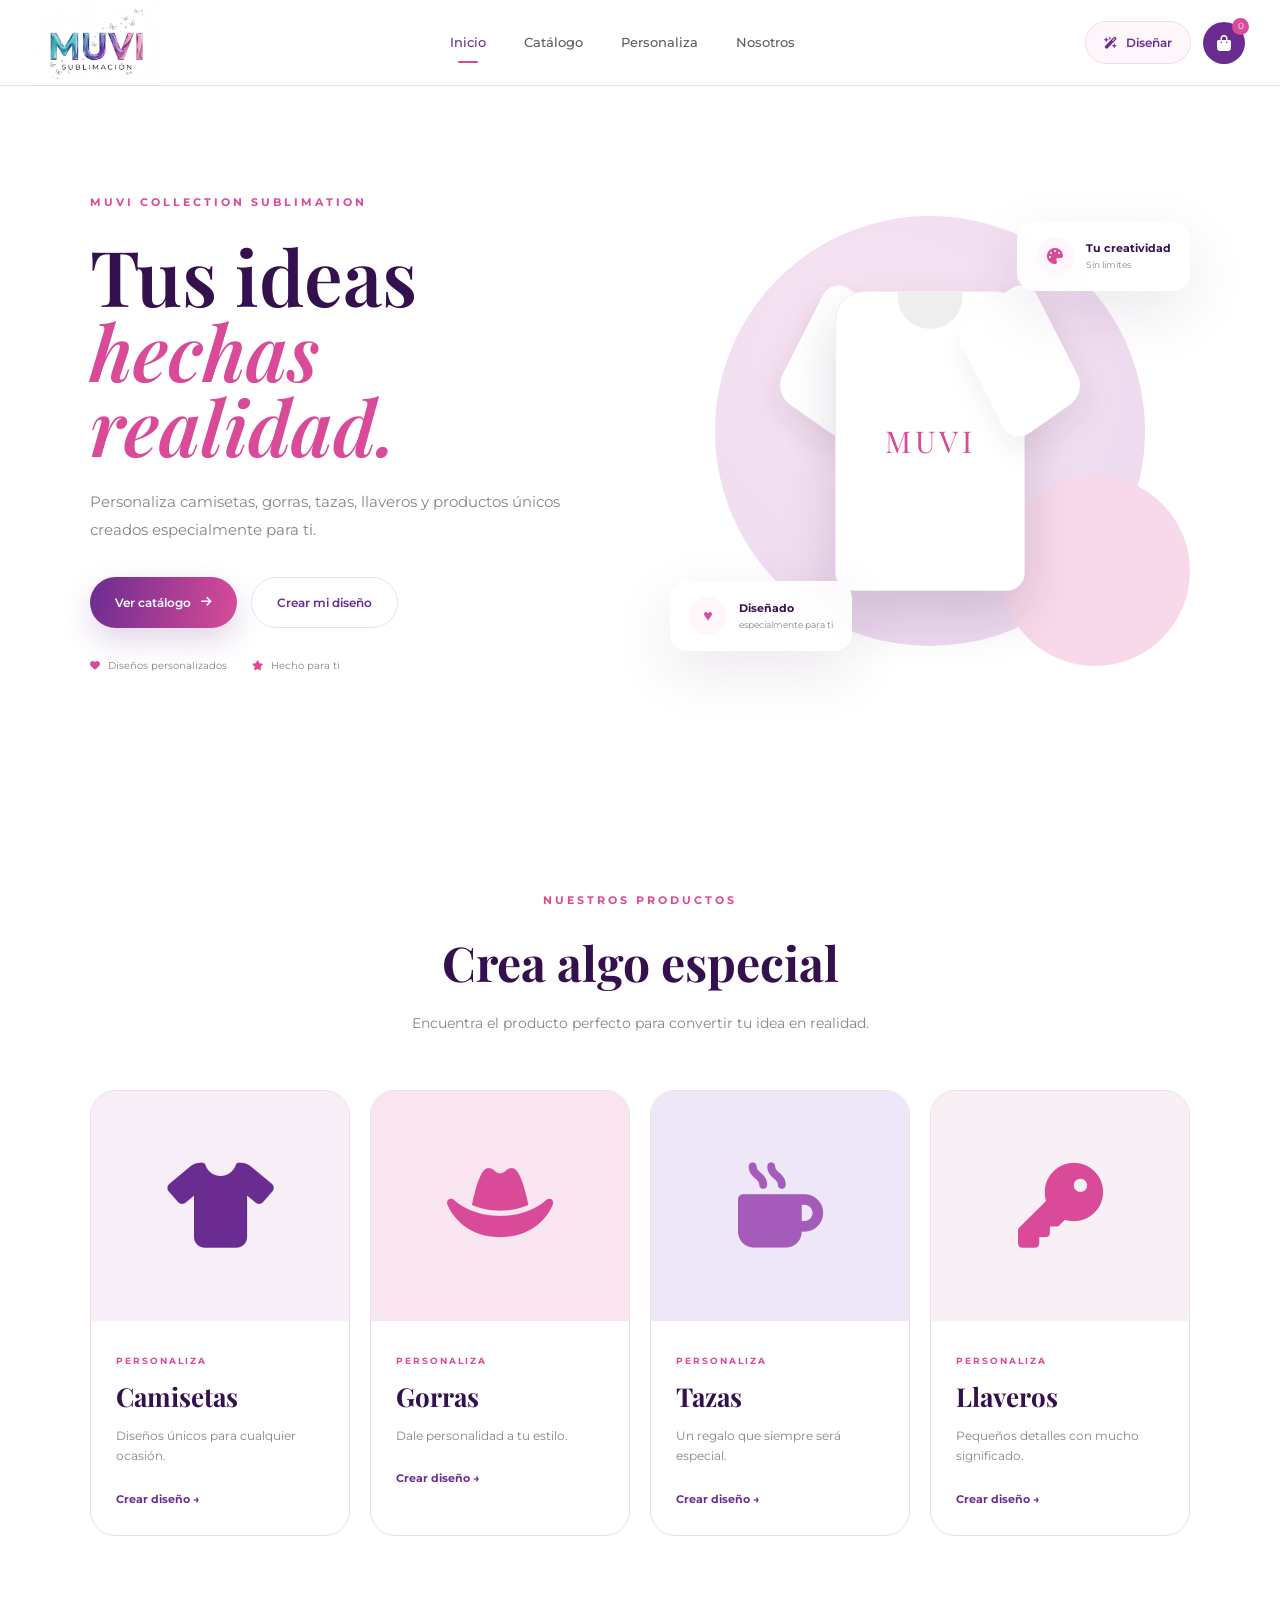
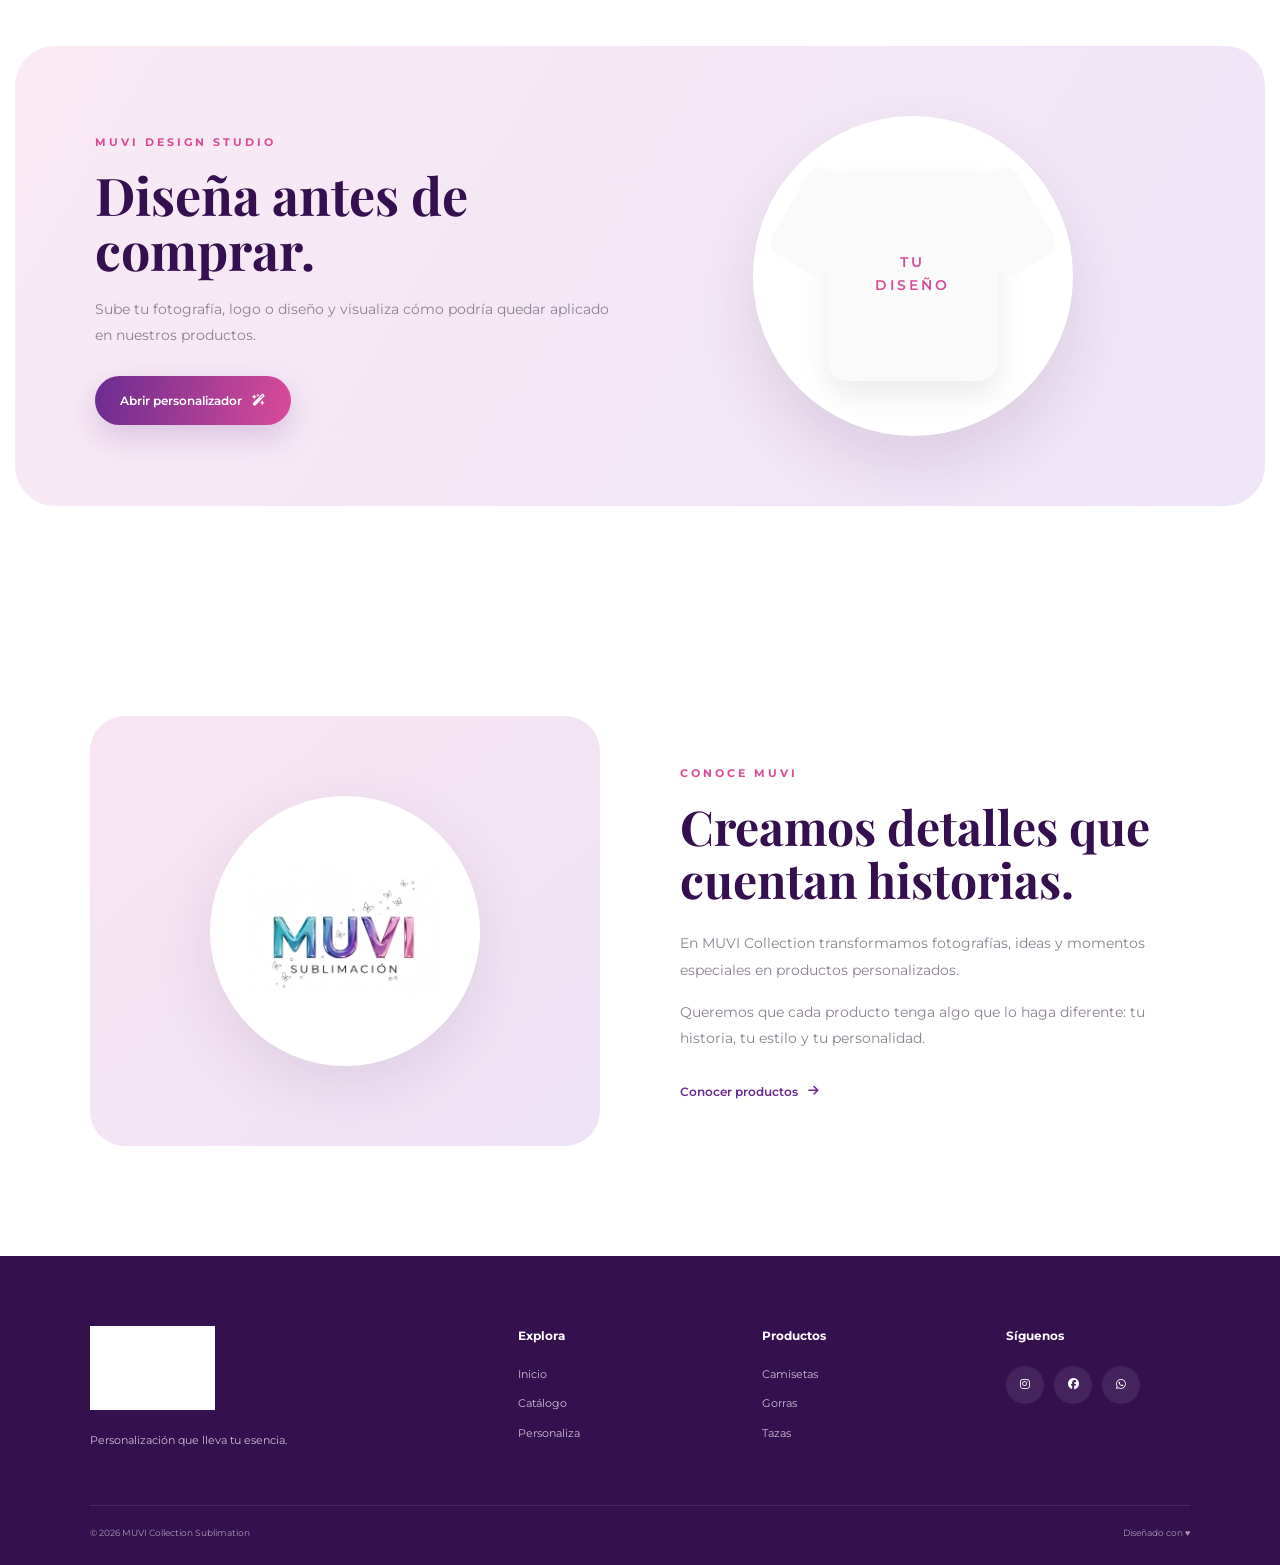
<file: index.html>
<!DOCTYPE html>
<html lang="es">

<head>
    <meta charset="UTF-8">
    <meta name="viewport" content="width=device-width, initial-scale=1.0">

    <title>MUVI Collection | Sublimación</title>

    <link rel="stylesheet" href="css/styles.css">

    <link rel="preconnect" href="https://fonts.googleapis.com">
    <link rel="preconnect" href="https://fonts.gstatic.com" crossorigin>

    <link href="https://fonts.googleapis.com/css2?family=Montserrat:wght@300;400;500;600;700&family=Playfair+Display:wght@500;600;700&display=swap"
        rel="stylesheet">

    <link rel="stylesheet"
        href="https://cdnjs.cloudflare.com/ajax/libs/font-awesome/6.5.2/css/all.min.css">
</head>

<body>

    <!-- ================= HEADER ================= -->

    <header class="header">

        <div class="header-inner">

            <a href="index.html" class="brand">

                <img src="assets/logo.jpeg" alt="MUVI Collection">

            </a>

            <nav class="navigation">

                <a href="index.html" class="active">
                    Inicio
                </a>

                <a href="catalogo.html">
                    Catálogo
                </a>

                <a href="personalizador.html">
                    Personaliza
                </a>

                <a href="#nosotros">
                    Nosotros
                </a>

            </nav>

            <div class="header-actions">

                <a href="personalizador.html" class="design-button">

                    <i class="fa-solid fa-wand-magic-sparkles"></i>

                    Diseñar

                </a>

                <a href="carrito.html" class="cart-button">

                    <i class="fa-solid fa-bag-shopping"></i>

                    <span id="cartCount">0</span>

                </a>

            </div>

        </div>

    </header>


    <!-- ================= HERO ================= -->

    <main>

        <section class="hero">

            <div class="hero-content">

                <span class="eyebrow">
                    MUVI COLLECTION SUBLIMATION
                </span>

                <h1>
                    Tus ideas
                    <span>hechas realidad.</span>
                </h1>

                <p>
                    Personaliza camisetas, gorras, tazas,
                    llaveros y productos únicos creados
                    especialmente para ti.
                </p>

                <div class="hero-buttons">

                    <a href="catalogo.html" class="btn btn-primary">
                        Ver catálogo
                        <i class="fa-solid fa-arrow-right"></i>
                    </a>

                    <a href="personalizador.html" class="btn btn-secondary">
                        Crear mi diseño
                    </a>

                </div>

                <div class="hero-info">

                    <div>
                        <i class="fa-solid fa-heart"></i>
                        Diseños personalizados
                    </div>

                    <div>
                        <i class="fa-solid fa-star"></i>
                        Hecho para ti
                    </div>

                </div>

            </div>


            <!-- VISUAL -->

            <div class="hero-visual">

                <div class="decor decor-1"></div>

                <div class="decor decor-2"></div>

                <div class="floating-card card-top">

                    <i class="fa-solid fa-palette"></i>

                    <div>
                        <strong>
                            Tu creatividad
                        </strong>

                        <small>
                            Sin límites
                        </small>
                    </div>

                </div>


                <div class="product-showcase">

                    <div class="shirt">

                        <div class="shirt-sleeve left"></div>

                        <div class="shirt-body">

                            <div class="shirt-design">
                                MUVI
                            </div>

                        </div>

                        <div class="shirt-sleeve right"></div>

                    </div>

                </div>


                <div class="floating-card card-bottom">

                    <div class="mini-heart">
                        ♥
                    </div>

                    <div>
                        <strong>
                            Diseñado
                        </strong>

                        <small>
                            especialmente para ti
                        </small>
                    </div>

                </div>

            </div>

        </section>


        <!-- ================= CATEGORÍAS ================= -->

        <section class="categories section">

            <div class="section-heading">

                <span class="eyebrow">
                    NUESTROS PRODUCTOS
                </span>

                <h2>
                    Crea algo especial
                </h2>

                <p>
                    Encuentra el producto perfecto para
                    convertir tu idea en realidad.
                </p>

            </div>


            <div class="category-grid">


                <a href="personalizador.html?producto=camiseta"
                    class="category-card">

                    <div class="category-image category-shirt">

                        <i class="fa-solid fa-shirt"></i>

                    </div>

                    <div class="category-content">

                        <span>
                            PERSONALIZA
                        </span>

                        <h3>
                            Camisetas
                        </h3>

                        <p>
                            Diseños únicos para cualquier ocasión.
                        </p>

                        <strong>
                            Crear diseño →
                        </strong>

                    </div>

                </a>


                <a href="personalizador.html?producto=gorra"
                    class="category-card">

                    <div class="category-image category-cap">

                        <i class="fa-solid fa-hat-cowboy"></i>

                    </div>

                    <div class="category-content">

                        <span>
                            PERSONALIZA
                        </span>

                        <h3>
                            Gorras
                        </h3>

                        <p>
                            Dale personalidad a tu estilo.
                        </p>

                        <strong>
                            Crear diseño →
                        </strong>

                    </div>

                </a>


                <a href="personalizador.html?producto=taza"
                    class="category-card">

                    <div class="category-image category-mug">

                        <i class="fa-solid fa-mug-hot"></i>

                    </div>

                    <div class="category-content">

                        <span>
                            PERSONALIZA
                        </span>

                        <h3>
                            Tazas
                        </h3>

                        <p>
                            Un regalo que siempre será especial.
                        </p>

                        <strong>
                            Crear diseño →
                        </strong>

                    </div>

                </a>


                <a href="personalizador.html?producto=llavero"
                    class="category-card">

                    <div class="category-image category-key">

                        <i class="fa-solid fa-key"></i>

                    </div>

                    <div class="category-content">

                        <span>
                            PERSONALIZA
                        </span>

                        <h3>
                            Llaveros
                        </h3>

                        <p>
                            Pequeños detalles con mucho significado.
                        </p>

                        <strong>
                            Crear diseño →
                        </strong>

                    </div>

                </a>

            </div>

        </section>


        <!-- ================= PERSONALIZADOR ================= -->

        <section class="custom-section">

            <div class="custom-text">

                <span class="eyebrow">
                    MUVI DESIGN STUDIO
                </span>

                <h2>
                    Diseña antes
                    de comprar.
                </h2>

                <p>
                    Sube tu fotografía, logo o diseño y
                    visualiza cómo podría quedar aplicado
                    en nuestros productos.
                </p>

                <a href="personalizador.html"
                    class="btn btn-primary">

                    Abrir personalizador

                    <i class="fa-solid fa-wand-magic-sparkles"></i>

                </a>

            </div>


            <div class="custom-art">

                <div class="art-circle">

                    <div class="art-shirt">

                        <div class="art-print">
                            TU
                            <br>
                            DISEÑO
                        </div>

                    </div>

                </div>

            </div>

        </section>


        <!-- ================= NOSOTROS ================= -->

        <section class="about section" id="nosotros">

            <div class="about-image">

                <div class="about-logo">

                    <img src="assets//logo.jpeg"
                        alt="MUVI Collection">

                </div>

            </div>


            <div class="about-text">

                <span class="eyebrow">
                    CONOCE MUVI
                </span>

                <h2>
                    Creamos detalles
                    que cuentan historias.
                </h2>

                <p>
                    En MUVI Collection transformamos
                    fotografías, ideas y momentos especiales
                    en productos personalizados.
                </p>

                <p>
                    Queremos que cada producto tenga algo
                    que lo haga diferente: tu historia,
                    tu estilo y tu personalidad.
                </p>

                <a href="catalogo.html"
                    class="text-link">

                    Conocer productos
                    <i class="fa-solid fa-arrow-right"></i>

                </a>

            </div>

        </section>

    </main>


    <!-- ================= FOOTER ================= -->

    <footer class="footer">

        <div class="footer-inner">

            <div class="footer-brand">

                <img src="assets/logo.jpeg"
                    alt="MUVI Collection">

                <p>
                    Personalización que lleva tu esencia.
                </p>

            </div>


            <div class="footer-column">

                <h4>
                    Explora
                </h4>

                <a href="index.html">
                    Inicio
                </a>

                <a href="catalogo.html">
                    Catálogo
                </a>

                <a href="personalizador.html">
                    Personaliza
                </a>

            </div>


            <div class="footer-column">

                <h4>
                    Productos
                </h4>

                <a href="personalizador.html?producto=camiseta">
                    Camisetas
                </a>

                <a href="personalizador.html?producto=gorra">
                    Gorras
                </a>

                <a href="personalizador.html?producto=taza">
                    Tazas
                </a>

            </div>


            <div class="footer-column">

                <h4>
                    Síguenos
                </h4>

                <div class="socials">

                    <a href="#">
                        <i class="fa-brands fa-instagram"></i>
                    </a>

                    <a href="#">
                        <i class="fa-brands fa-facebook"></i>
                    </a>

                    <a href="#">
                        <i class="fa-brands fa-whatsapp"></i>
                    </a>

                </div>

            </div>

        </div>


        <div class="footer-bottom">

            <span>
                © 2026 MUVI Collection Sublimation
            </span>

            <span>
                Diseñado con ♥
            </span>

        </div>

    </footer>


    <script src="js/app.js"></script>

</body>

</html>
</file>
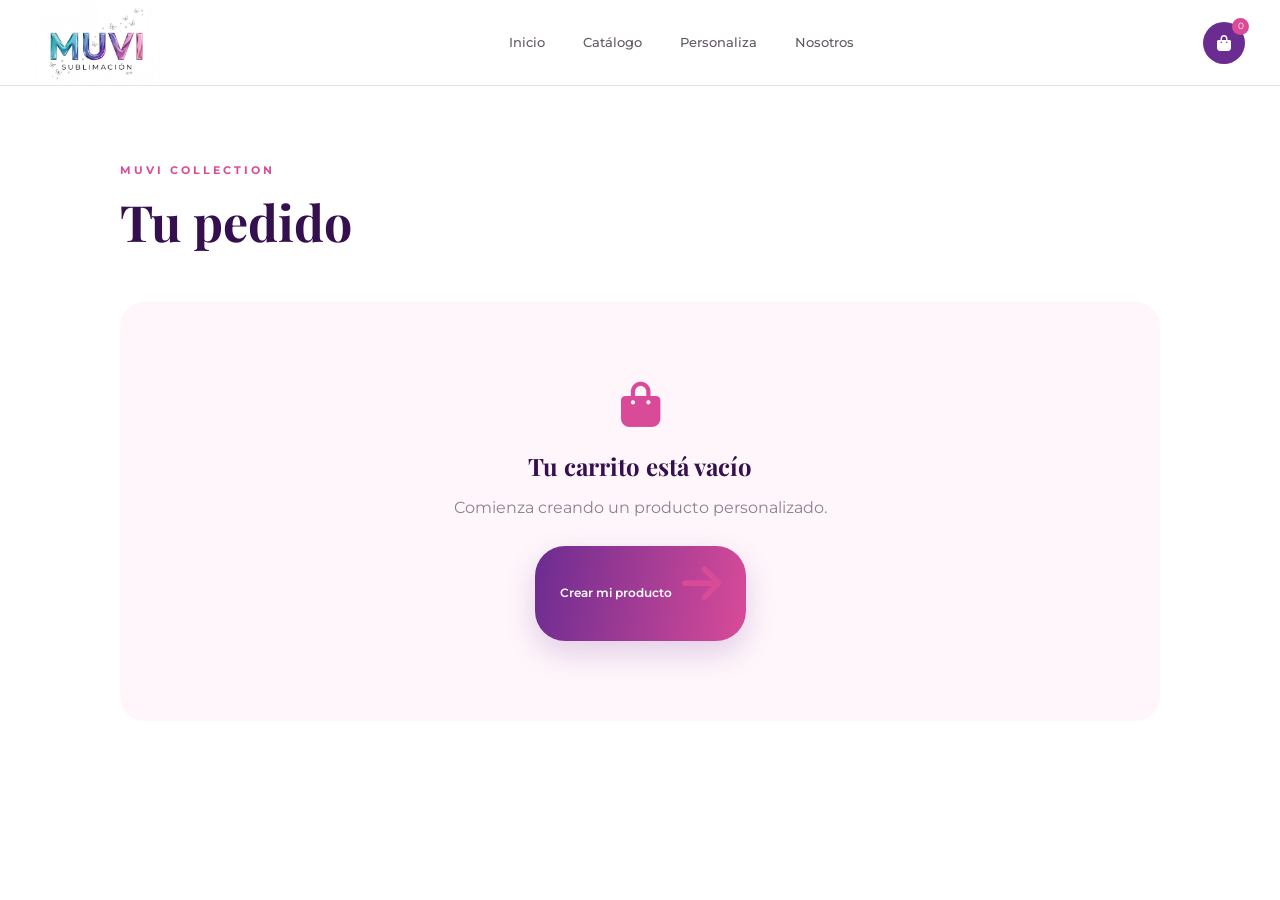
<file: carrito.html>
<!DOCTYPE html>
<html lang="es">
<head>
<meta charset="UTF-8">
<meta name="viewport" content="width=device-width, initial-scale=1.0">
<title>Carrito | MUVI Collection</title>
<link rel="stylesheet" href="css/styles.css">
<link rel="stylesheet" href="css/carrito.css">
<link href="https://fonts.googleapis.com/css2?family=Montserrat:wght@300;400;500;600;700&family=Playfair+Display:wght@500;600;700&display=swap" rel="stylesheet">
<link rel="stylesheet" href="https://cdnjs.cloudflare.com/ajax/libs/font-awesome/6.5.2/css/all.min.css">
</head>
<body>
<header class="header">
  <div class="header-inner">
    <a href="index.html" class="brand"><img src="assets/logo.jpeg" alt="MUVI Collection"></a>
    <nav class="navigation">
      <a href="index.html">Inicio</a>
      <a href="catalogo.html">Catálogo</a>
      <a href="personalizador.html">Personaliza</a>
      <a href="index.html#nosotros">Nosotros</a>
    </nav>
    <div class="header-actions">
      <a href="carrito.html" class="cart-button"><i class="fa-solid fa-bag-shopping"></i><span id="cartCount">0</span></a>
    </div>
  </div>
</header>

<main class="cart-page">
  <span class="eyebrow">MUVI COLLECTION</span>
  <h1>Tu pedido</h1>

  <div id="cartLayout" class="cart-layout">
    <div id="items"></div>
    <aside class="summary" id="summary">
      <h3>Resumen</h3>
      <div class="sum-row"><span>Productos</span><strong id="sumCount">0</strong></div>
      <div class="sum-row total"><span>Total estimado</span><strong id="sumTotal">$0</strong></div>
      <label class="notes">Nota para MUVI (talla, cantidad, fecha)
        <textarea id="notes" rows="3" placeholder="Ej: 2 camisetas talla M, para el 25 de diciembre"></textarea>
      </label>
      <button id="sendWa" class="btn btn-primary"><i class="fa-brands fa-whatsapp"></i> Enviar pedido por WhatsApp</button>
      <small>Confirmamos precio final y revisamos tu diseño antes de sublimar.</small>
    </aside>
  </div>

  <div id="emptyCart" class="empty-cart" style="display:none">
    <i class="fa-solid fa-bag-shopping"></i>
    <h2>Tu carrito está vacío</h2>
    <p>Comienza creando un producto personalizado.</p>
    <a href="personalizador.html" class="btn btn-primary">Crear mi producto <i class="fa-solid fa-arrow-right"></i></a>
  </div>
</main>

<script src="js/app.js"></script>
<script src="js/carrito.js"></script>
</body>
</html>
</file>
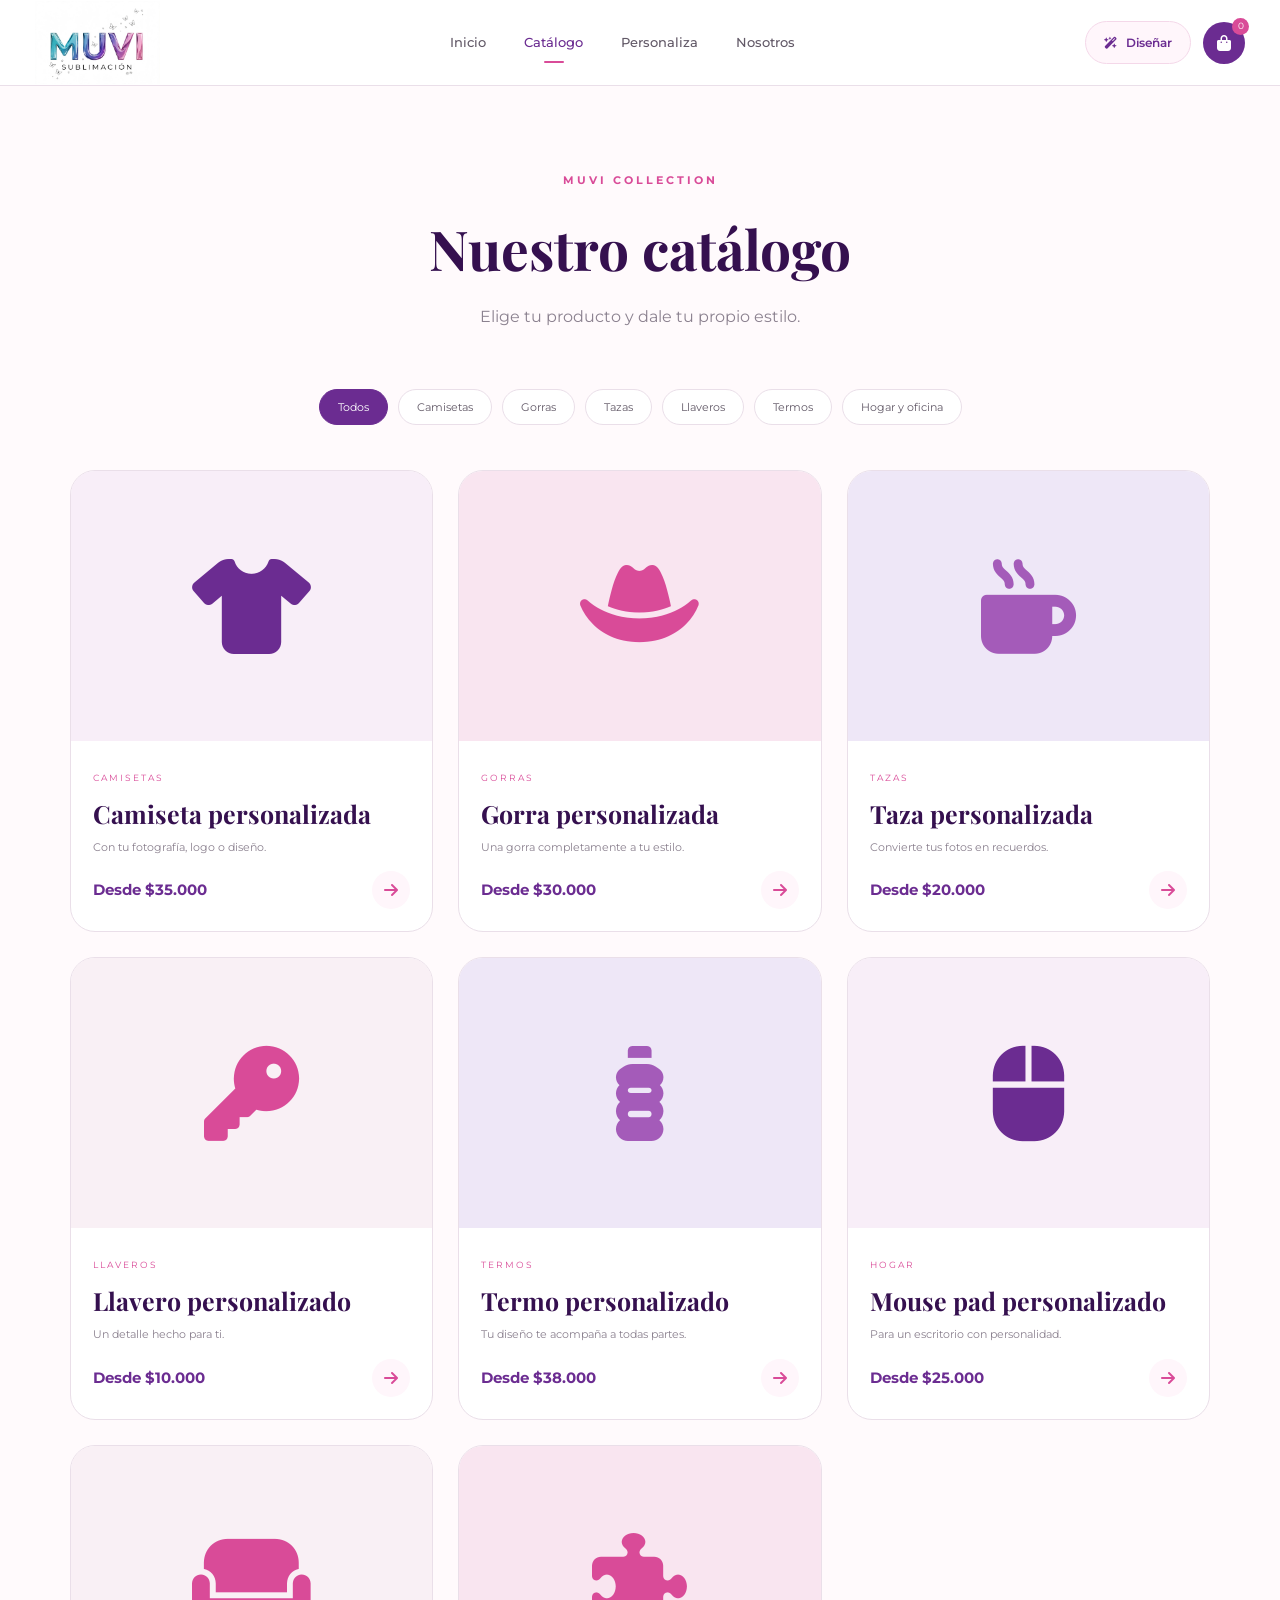
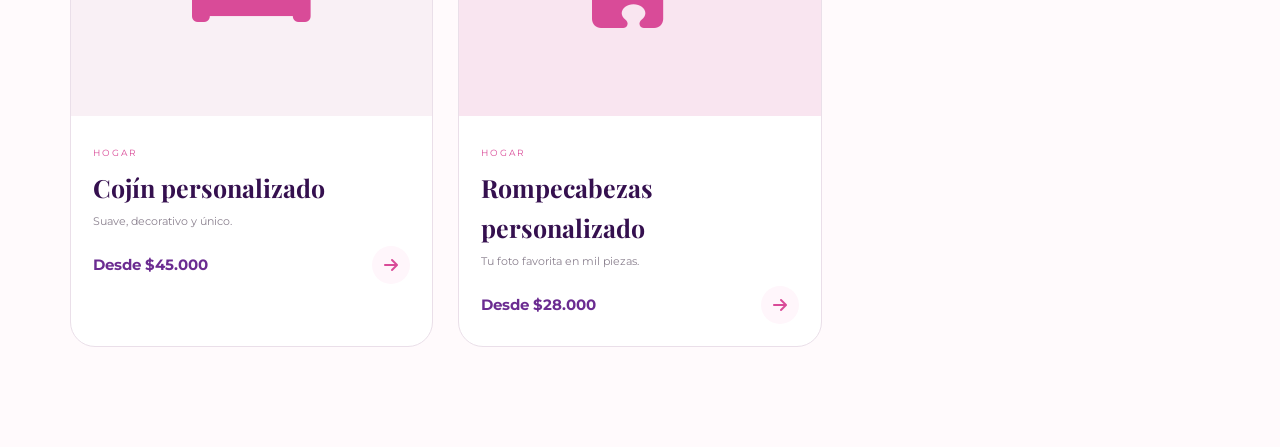
<file: catalogo.html>
<!DOCTYPE html>
<html lang="es">

<head>

    <meta charset="UTF-8">

    <meta name="viewport"
        content="width=device-width, initial-scale=1.0">

    <title>Catálogo | MUVI Collection</title>

    <link rel="stylesheet"
        href="css/styles.css">

    <link rel="preconnect"
        href="https://fonts.googleapis.com">

    <link rel="preconnect"
        href="https://fonts.gstatic.com"
        crossorigin>

    <link href="https://fonts.googleapis.com/css2?family=Montserrat:wght@300;400;500;600;700&family=Playfair+Display:wght@500;600;700&display=swap"
        rel="stylesheet">

    <link rel="stylesheet"
        href="https://cdnjs.cloudflare.com/ajax/libs/font-awesome/6.5.2/css/all.min.css">

</head>


<body class="catalog-page">


<header class="header">

    <div class="header-inner">

        <a href="index.html" class="brand">

            <img src="assets/logo.jpeg">

        </a>


        <nav class="navigation">

            <a href="index.html">
                Inicio
            </a>

            <a href="catalogo.html"
                class="active">

                Catálogo

            </a>

            <a href="personalizador.html">

                Personaliza

            </a>

            <a href="index.html#nosotros">

                Nosotros

            </a>

        </nav>


        <div class="header-actions">

            <a href="personalizador.html"
                class="design-button">

                <i class="fa-solid fa-wand-magic-sparkles"></i>

                Diseñar

            </a>


            <a href="carrito.html"
                class="cart-button">

                <i class="fa-solid fa-bag-shopping"></i>

                <span id="cartCount">
                    0
                </span>

            </a>

        </div>

    </div>

</header>


<main>


<section class="catalog-hero">

    <span class="eyebrow">
        MUVI COLLECTION
    </span>

    <h1>
        Nuestro catálogo
    </h1>

    <p>
        Elige tu producto y dale tu propio estilo.
    </p>

</section>


<div class="filters"><button class="filter-btn active" data-filter="todos">Todos</button><button class="filter-btn" data-filter="camisetas">Camisetas</button><button class="filter-btn" data-filter="gorras">Gorras</button><button class="filter-btn" data-filter="tazas">Tazas</button><button class="filter-btn" data-filter="llaveros">Llaveros</button><button class="filter-btn" data-filter="termos">Termos</button><button class="filter-btn" data-filter="hogar">Hogar y oficina</button></div>


<section class="product-grid" id="productGrid"></section>


</main>


<script src="js/app.js"></script>

<script src="js/catalogo.js"></script>


</body>

</html>
</file>
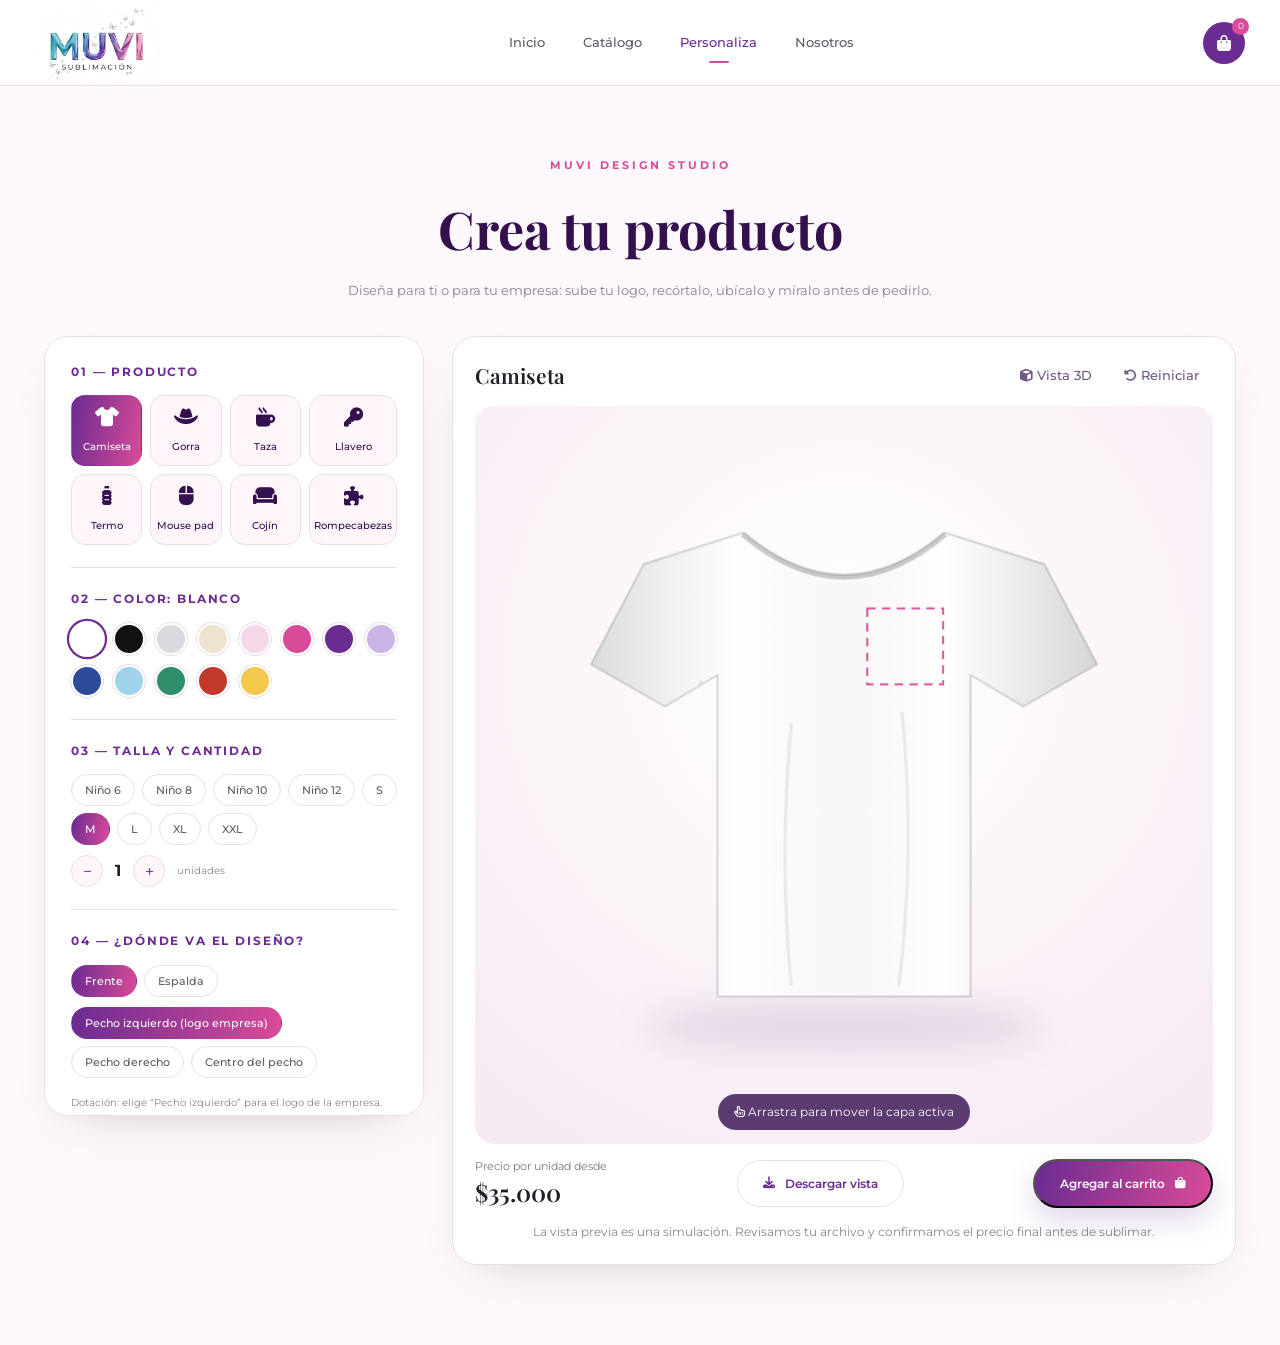
<file: personalizador.html>
<!DOCTYPE html>
<html lang="es">
<head>
<meta charset="UTF-8">
<meta name="viewport" content="width=device-width, initial-scale=1.0">
<title>Personalizador | MUVI Collection</title>
<link rel="stylesheet" href="css/styles.css">
<link rel="stylesheet" href="css/personalizador.css">
<link rel="preconnect" href="https://fonts.googleapis.com">
<link rel="preconnect" href="https://fonts.gstatic.com" crossorigin>
<link href="https://fonts.googleapis.com/css2?family=Montserrat:wght@300;400;500;600;700&family=Playfair+Display:wght@500;600;700&family=Pacifico&family=Bebas+Neue&family=Dancing+Script:wght@600&display=swap" rel="stylesheet">
<link rel="stylesheet" href="https://cdnjs.cloudflare.com/ajax/libs/font-awesome/6.5.2/css/all.min.css">
</head>
<body class="designer-page">
<header class="header"><div class="header-inner">
  <a href="index.html" class="brand"><img src="assets/logo.jpeg" alt="MUVI Collection"></a>
  <nav class="navigation"><a href="index.html">Inicio</a><a href="catalogo.html">Catálogo</a><a href="personalizador.html" class="active">Personaliza</a><a href="index.html#nosotros">Nosotros</a></nav>
  <div class="header-actions"><a href="carrito.html" class="cart-button"><i class="fa-solid fa-bag-shopping"></i><span id="cartCount">0</span></a></div>
</div></header>

<main>
<section class="designer-title">
  <span class="eyebrow">MUVI DESIGN STUDIO</span>
  <h1>Crea tu producto</h1>
  <p>Diseña para ti o para tu empresa: sube tu logo, recórtalo, ubícalo y míralo antes de pedirlo.</p>
</section>

<section class="studio">
<aside class="studio-panel">
  <div class="step"><h3>01 — Producto</h3><div class="product-options" id="productOptions"></div></div>

  <div class="step"><h3>02 — Color: <b id="colorName"></b></h3>
    <div class="swatches" id="swatches"></div>
    <p class="warn" id="warn"><i class="fa-solid fa-circle-info"></i> En colores oscuros la sublimación pierde intensidad. Escríbenos y te sugerimos la mejor técnica.</p></div>

  <div class="step"><h3>03 — Talla y cantidad</h3>
    <div class="chips" id="tallas"></div>
    <div class="qty-row"><button id="qMinus">−</button><b id="qty">1</b><button id="qPlus">+</button><small>unidades</small></div></div>

  <div class="step"><h3>04 — ¿Dónde va el diseño?</h3>
    <div class="chips" id="viewRow" style="display:none"><button class="chip" data-v="f">Frente</button><button class="chip" data-v="b">Espalda</button></div>
    <div class="chips" id="zones"></div>
    <small class="tip">Dotación: elige “Pecho izquierdo” para el logo de la empresa.</small></div>

  <div class="step"><h3>05 — Sube tu logo o diseño</h3>
    <label class="upload" id="dropzone"><input type="file" id="imageUpload" accept="image/png,image/jpeg,image/webp" multiple>
      <i class="fa-solid fa-cloud-arrow-up"></i><strong>Selecciona o arrastra imágenes</strong><small>PNG sin fondo es lo ideal · JPG · WEBP</small></label>
    <div class="txt-row"><input id="txtIn" placeholder="Escribe un texto o nombre" maxlength="40">
      <select id="txtFont"><option>Montserrat</option><option>Playfair Display</option><option>Pacifico</option><option>Bebas Neue</option><option>Dancing Script</option></select>
      <input type="color" id="txtCol" value="#6b2c91"><button id="addTxt" class="chip">+ Texto</button></div></div>

  <div class="step"><h3>06 — Capas y ajustes</h3>
    <div class="chips" id="layers"></div>
    <div id="adjust" class="off">
      <div class="range-group"><label>Tamaño <span id="scaleValue">100%</span></label><input type="range" id="scale" min="5" max="300" value="100"></div>
      <div class="range-group"><label>Rotación <span id="rotationValue">0°</span></label><input type="range" id="rotation" min="-180" max="180" value="0"></div>
      <div id="cropBox"><h4>Recortar imagen</h4>
        <div class="crop-grid">
          <label>Izquierda<input type="range" id="cl" min="0" max="80" value="0"></label>
          <label>Derecha<input type="range" id="cr" min="0" max="80" value="0"></label>
          <label>Arriba<input type="range" id="ct" min="0" max="80" value="0"></label>
          <label>Abajo<input type="range" id="cb" min="0" max="80" value="0"></label></div>
        <label class="check"><input type="checkbox" id="roundChk"> Recorte redondo</label></div>
      <div class="tool-row">
        <button id="fitBtn"><i class="fa-solid fa-expand"></i> Ajustar</button>
        <button id="centerBtn"><i class="fa-solid fa-crosshairs"></i> Centrar</button>
        <button id="flipBtn"><i class="fa-solid fa-arrows-left-right"></i> Espejo</button>
        <button id="removeDesign"><i class="fa-solid fa-trash"></i> Quitar capa</button></div>
    </div>
    <div class="range-group" id="wrapRow" style="display:none"><label>Girar la taza <span id="offValue">0°</span></label><input type="range" id="mugAngle" min="-180" max="180" value="0"></div>
  </div>
</aside>

<section class="stage">
  <div class="stage-head"><span id="productName">Camiseta</span>
    <div><button id="view3d" class="reset-button"><i class="fa-solid fa-cube"></i> Vista 3D</button>
    <button id="resetButton" class="reset-button"><i class="fa-solid fa-rotate-left"></i> Reiniciar</button></div></div>
  <div class="canvas-wrap" id="canvasWrap"><canvas id="canvas" width="700" height="700"></canvas>
    <p class="hint" id="hint"><i class="fa-regular fa-hand-pointer"></i> Arrastra para mover la capa activa</p></div>
  <div class="stage-foot">
    <div class="price-box"><small>Precio por unidad desde</small><strong id="price">$35.000</strong></div>
    <button id="downloadBtn" class="btn btn-secondary"><i class="fa-solid fa-download"></i> Descargar vista</button>
    <button id="addCart" class="btn btn-primary">Agregar al carrito <i class="fa-solid fa-bag-shopping"></i></button></div>
  <p class="note">La vista previa es una simulación. Revisamos tu archivo y confirmamos el precio final antes de sublimar.</p>
</section>
</section>
</main>
<div class="modal3d" id="modal3d"><div class="m3-box"><button class="m3-x" id="close3d" aria-label="Cerrar">&times;</button>
  <div class="m3-view" id="m3view"></div>
  <p class="m3-hint"><i class="fa-solid fa-hand"></i> Arrastra para girar · rueda para acercar</p>
  <div class="m3-tools"><button id="m3auto" class="chip">Giro automático</button><button id="m3reset" class="chip">Restablecer</button></div></div></div>
<div class="toast" id="toast"></div>
<script src="js/app.js"></script>
<script src="js/vista3d.js"></script>
<script src="js/personalizador.js"></script>
</body>
</html>
</file>
<file: css/styles.css>
/* =====================================================
   MUVI COLLECTION
   ESTILO ELEGANTE / FEMENINO / PREMIUM
===================================================== */

/* ================= VARIABLES ================= */
:root{
  --purple-dark:#35104f;
  --purple:#6b2c91;
  --purple-light:#a45bb9;
  --pink:#d94b98;
  --pink-light:#f4d8e9;
  --pink-soft:#fff6fb;
  --cream:#fffafc;
  --white:#ffffff;
  --black:#241c27;
  --gray-dark:#625967;
  --gray:#8b818f;
  --border:#eadfe9;
  --shadow:0 20px 60px rgba(65,25,80,.10);
}

/* ================= RESET ================= */
*{margin:0;padding:0;box-sizing:border-box}
html{scroll-behavior:smooth}
body{font-family:'Montserrat',sans-serif;color:var(--black);background:var(--white);line-height:1.6}
a{color:inherit;text-decoration:none}
button,input,select{font-family:inherit}

/* ================= HEADER ================= */
.header{height:86px;background:rgba(255,255,255,.96);border-bottom:1px solid var(--border);position:sticky;top:0;z-index:999}
.header-inner{max-width:1300px;height:100%;margin:auto;padding:0 35px;display:flex;align-items:center;justify-content:space-between}
.brand{width:125px;display:flex;align-items:center}
.brand img{width:100%;height:auto;display:block}
.navigation{display:flex;align-items:center;gap:38px}
.navigation a{font-size:13px;font-weight:500;color:var(--gray-dark);position:relative;padding:10px 0;transition:.25s}
.navigation a:hover,.navigation a.active{color:var(--purple)}
.navigation a.active::after{content:"";position:absolute;bottom:0;left:50%;transform:translateX(-50%);width:20px;height:2px;background:var(--pink);border-radius:10px}
.header-actions{display:flex;align-items:center;gap:12px}
.design-button{padding:11px 18px;border-radius:30px;color:var(--purple);background:var(--pink-soft);border:1px solid var(--pink-light);font-size:12px;font-weight:600;display:flex;gap:8px;align-items:center;transition:.25s}
.design-button:hover{background:var(--purple);color:white}
.cart-button{width:42px;height:42px;border-radius:50%;background:var(--purple);color:white;display:flex;align-items:center;justify-content:center;position:relative}
.cart-button span{position:absolute;top:-4px;right:-4px;width:17px;height:17px;border-radius:50%;background:var(--pink);color:white;font-size:9px;display:flex;align-items:center;justify-content:center}

/* ================= HERO ================= */
.hero{min-height:690px;max-width:1400px;margin:auto;padding:90px 7%;display:grid;grid-template-columns:1fr 1fr;align-items:center;gap:60px;overflow:hidden}
.hero-content{max-width:650px}
.eyebrow{color:var(--pink);font-size:11px;letter-spacing:3px;font-weight:700}
.hero h1{font-family:'Playfair Display',serif;color:var(--purple-dark);font-size:clamp(55px,6vw,82px);line-height:.98;font-weight:600;margin:24px 0}
.hero h1 span{display:block;color:var(--pink);font-style:italic}
.hero-content>p{max-width:540px;color:var(--gray);font-size:15px;line-height:1.9}
.hero-buttons{display:flex;gap:14px;margin-top:32px}
.btn{display:inline-flex;align-items:center;justify-content:center;gap:10px;padding:15px 25px;border-radius:30px;font-size:12px;font-weight:600;transition:.25s}
.btn-primary{color:white;background:linear-gradient(100deg,var(--purple),var(--pink));box-shadow:0 12px 30px rgba(107,44,145,.20)}
.btn-primary:hover{transform:translateY(-3px);box-shadow:0 18px 35px rgba(107,44,145,.25)}
.btn-secondary{color:var(--purple);background:white;border:1px solid var(--border)}
.btn-secondary:hover{border-color:var(--pink-light);background:var(--pink-soft)}
.hero-info{display:flex;gap:25px;margin-top:30px;color:var(--gray);font-size:10px}
.hero-info i{color:var(--pink);margin-right:5px}

/* ================= HERO VISUAL ================= */
.hero-visual{height:500px;position:relative;display:flex;align-items:center;justify-content:center}
.decor{position:absolute;border-radius:50%}
.decor-1{width:430px;height:430px;background:radial-gradient(circle at 40% 35%,#f8e5f2,#ead7ef)}
.decor-2{width:190px;height:190px;background:#f7d9e9;right:0;bottom:15px}
.product-showcase{position:relative;z-index:2;width:360px;height:400px;display:flex;align-items:center;justify-content:center}
.shirt{width:270px;height:330px;position:relative}
.shirt-body{width:190px;height:300px;background:white;border-radius:30px 30px 18px 18px;position:absolute;left:40px;top:25px;box-shadow:0 25px 50px rgba(50,20,60,.16);border:1px solid #eee}
.shirt-body::before{content:"";position:absolute;top:-1px;left:50%;transform:translateX(-50%);width:65px;height:38px;background:#eee;border-radius:0 0 40px 40px}
.shirt-sleeve{width:90px;height:130px;background:white;position:absolute;top:30px;box-shadow:0 15px 30px rgba(50,20,60,.08)}
.shirt-sleeve.left{left:0;transform:rotate(27deg) skewY(8deg);border-radius:20px}
.shirt-sleeve.right{right:0;transform:rotate(-27deg) skewY(-8deg);border-radius:20px}
.shirt-design{position:absolute;top:125px;left:50%;transform:translateX(-50%);font-family:'Playfair Display',serif;font-size:30px;letter-spacing:4px;color:var(--pink)}
.floating-card{position:absolute;z-index:5;background:rgba(255,255,255,.90);backdrop-filter:blur(15px);border:1px solid rgba(255,255,255,.8);box-shadow:var(--shadow);border-radius:18px;padding:15px 18px;display:flex;align-items:center;gap:12px}
.card-top{top:40px;right:0}
.card-bottom{bottom:30px;left:0}
.floating-card i{width:38px;height:38px;border-radius:50%;background:var(--pink-soft);color:var(--pink);display:flex;align-items:center;justify-content:center}
.floating-card strong{display:block;color:var(--purple-dark);font-size:11px}
.floating-card small{display:block;color:var(--gray);font-size:9px}
.mini-heart{width:38px;height:38px;border-radius:50%;display:flex;align-items:center;justify-content:center;color:var(--pink);background:var(--pink-soft)}

/* ================= GENERAL SECTIONS ================= */
.section{max-width:1300px;margin:auto;padding:110px 7%}
.section-heading{text-align:center;max-width:650px;margin:auto;margin-bottom:55px}
.section-heading h2{font-family:'Playfair Display',serif;font-size:48px;color:var(--purple-dark);margin:12px 0}
.section-heading p{color:var(--gray);font-size:14px}

/* ================= CATEGORY GRID ================= */
.category-grid{display:grid;grid-template-columns:repeat(4,1fr);gap:20px}
.category-card{background:white;border:1px solid var(--border);border-radius:25px;overflow:hidden;transition:.3s}
.category-card:hover{transform:translateY(-8px);box-shadow:var(--shadow)}
.category-image{height:230px;display:flex;align-items:center;justify-content:center;position:relative}
.category-image i{font-size:85px}
.category-shirt{background:#f8eef8;color:var(--purple)}
.category-cap{background:#f9e5f0;color:var(--pink)}
.category-mug{background:#eee7f7;color:var(--purple-light)}
.category-key{background:#f9f0f5;color:var(--pink)}
.category-content{padding:25px}
.category-content span{color:var(--pink);font-size:9px;letter-spacing:2px;font-weight:700}
.category-content h3{font-family:'Playfair Display',serif;color:var(--purple-dark);font-size:26px;margin:5px 0 8px}
.category-content p{color:var(--gray);font-size:12px;line-height:1.7;margin-bottom:18px}
.category-content strong{color:var(--purple);font-size:11px}

/* ================= CUSTOM SECTION ================= */
.custom-section{max-width:1250px;margin:0 auto 100px;padding:70px 80px;border-radius:40px;background:linear-gradient(120deg,#f9eaf4,#eee5f7);display:grid;grid-template-columns:1fr 1fr;align-items:center;overflow:hidden}
.custom-text{max-width:530px}
.custom-text h2{font-family:'Playfair Display',serif;color:var(--purple-dark);font-size:52px;line-height:1.05;margin:15px 0 20px}
.custom-text p{color:var(--gray);font-size:14px;line-height:1.8;margin-bottom:28px}
.custom-art{display:flex;align-items:center;justify-content:center}
.art-circle{width:320px;height:320px;background:white;border-radius:50%;display:flex;align-items:center;justify-content:center;box-shadow:0 30px 60px rgba(70,30,80,.12)}
.art-shirt{width:170px;height:210px;background:#fafafa;border-radius:20px;position:relative;box-shadow:0 15px 30px rgba(0,0,0,.08)}
.art-shirt::before,.art-shirt::after{content:"";position:absolute;width:65px;height:100px;background:#fafafa;top:0}
.art-shirt::before{left:-42px;transform:rotate(30deg);border-radius:15px}
.art-shirt::after{right:-42px;transform:rotate(-30deg);border-radius:15px}
.art-print{position:absolute;top:80px;left:50%;transform:translateX(-50%);text-align:center;color:var(--pink);font-size:14px;letter-spacing:3px;font-weight:600}

/* ================= ABOUT ================= */
.about{display:grid;grid-template-columns:1fr 1fr;align-items:center;gap:80px}
.about-image{min-height:430px;border-radius:35px;background:linear-gradient(140deg,#f8e5f1,#eee3f6);display:flex;align-items:center;justify-content:center}
.about-logo{width:270px;height:270px;border-radius:50%;background:white;display:flex;align-items:center;justify-content:center;box-shadow:var(--shadow)}
.about-logo img{width:190px}
.about-text h2{font-family:'Playfair Display',serif;color:var(--purple-dark);font-size:48px;line-height:1.1;margin:15px 0 25px}
.about-text p{color:var(--gray);font-size:14px;line-height:1.9;margin-bottom:15px}
.text-link{display:inline-flex;gap:10px;align-items:center;color:var(--purple);font-size:12px;font-weight:600;margin-top:15px}

/* ================= FOOTER ================= */
.footer{background:var(--purple-dark);color:white;padding:70px 7% 25px}
.footer-inner{max-width:1300px;margin:auto;display:grid;grid-template-columns:2fr 1fr 1fr 1fr;gap:60px}
.footer-brand img{width:125px;filter:brightness(0) invert(1)}
.footer-brand p{color:#cdbed3;font-size:11px;margin-top:15px}
.footer-column{display:flex;flex-direction:column;gap:12px}
.footer-column h4{color:white;font-size:12px;margin-bottom:8px}
.footer-column a{color:#cdbed3;font-size:11px;transition:.2s}
.footer-column a:hover{color:#f1a4cd}
.socials{display:flex;gap:10px}
.socials a{width:38px;height:38px;border-radius:50%;background:rgba(255,255,255,.08);display:flex;align-items:center;justify-content:center;color:white}
.footer-bottom{max-width:1300px;margin:55px auto 0;padding-top:20px;border-top:1px solid rgba(255,255,255,.1);display:flex;justify-content:space-between;color:#a999b0;font-size:9px}

/* ================= CATALOG PAGE ================= */
.catalog-page{background:var(--cream)}
.catalog-hero{text-align:center;padding:80px 20px 60px}
.catalog-hero h1{font-family:'Playfair Display',serif;color:var(--purple-dark);font-size:55px;margin:12px 0}
.catalog-hero p{color:var(--gray)}
.filters{max-width:1200px;margin:0 auto 45px;padding:0 30px;display:flex;justify-content:center;flex-wrap:wrap;gap:10px}
.filter-btn{border:1px solid var(--border);background:white;color:var(--gray-dark);border-radius:25px;padding:10px 18px;font-size:11px;cursor:pointer}
.filter-btn.active,.filter-btn:hover{background:var(--purple);border-color:var(--purple);color:white}
.product-grid{max-width:1200px;margin:auto;padding:0 30px 100px;display:grid;grid-template-columns:repeat(3,1fr);gap:25px}
.product-card{background:white;border-radius:25px;overflow:hidden;border:1px solid var(--border)}
.product-photo{height:270px;display:flex;align-items:center;justify-content:center}
.product-photo i{font-size:95px}
.product-info{padding:22px}
.product-info small{color:var(--pink);font-size:9px;letter-spacing:2px}
.product-info h3{font-family:'Playfair Display',serif;color:var(--purple-dark);font-size:25px;margin:5px 0}
.product-info p{color:var(--gray);font-size:11px}
.product-price{margin-top:15px;display:flex;justify-content:space-between;align-items:center}
.product-price strong{color:var(--purple);font-size:15px}
.product-price a{width:38px;height:38px;border-radius:50%;background:var(--pink-soft);color:var(--pink);display:flex;align-items:center;justify-content:center}

/* ================= PERSONALIZADOR (versión original) ================= */
.designer-page{background:#fcf8fc;min-height:calc(100vh - 86px)}
.designer-title{text-align:center;padding:65px 20px 35px}
.designer-title h1{font-family:'Playfair Display',serif;font-size:52px;color:var(--purple-dark);margin:10px 0}
.designer-title p{color:var(--gray);font-size:13px}
.designer{max-width:1200px;margin:auto;padding:20px 30px 80px;display:grid;grid-template-columns:330px 1fr;gap:25px}
.panel{background:white;border:1px solid var(--border);border-radius:25px;padding:25px}
.panel-section{padding-bottom:25px;margin-bottom:25px;border-bottom:1px solid var(--border)}
.panel-section:last-child{border-bottom:none;margin-bottom:0}
.panel-section h3{font-size:12px;color:var(--purple-dark);margin-bottom:17px}
.product-options{display:grid;grid-template-columns:1fr 1fr;gap:9px}
.product-option{border:1px solid var(--border);background:white;border-radius:15px;padding:15px 5px;cursor:pointer;color:var(--gray-dark)}
.product-option i{display:block;font-size:25px;margin-bottom:7px}
.product-option span{font-size:10px}
.product-option.active{border-color:var(--pink);background:var(--pink-soft);color:var(--pink)}
.upload{display:block;border:2px dashed #dfc7df;border-radius:18px;padding:25px 15px;text-align:center;cursor:pointer}
.upload:hover{border-color:var(--pink);background:var(--pink-soft)}
.upload input{display:none}
.upload i{display:block;font-size:30px;color:var(--pink);margin-bottom:10px}
.upload strong{display:block;font-size:11px}
.upload small{display:block;color:var(--gray);font-size:9px;margin-top:5px}
.range-group{margin-bottom:18px}
.range-group label{display:flex;justify-content:space-between;font-size:10px;color:var(--gray-dark)}
.range-group input{width:100%;margin-top:8px;accent-color:var(--pink)}
.remove-design{width:100%;padding:11px;border:none;border-radius:20px;background:#fff0f4;color:#bd466c;cursor:pointer;font-size:10px}
.preview-panel{background:white;border:1px solid var(--border);border-radius:25px;padding:25px}
.preview-header{display:flex;align-items:center;justify-content:space-between;margin-bottom:20px}
.preview-header span{color:var(--purple);font-size:10px;letter-spacing:2px;font-weight:700}
.reset-button{border:none;background:var(--pink-soft);color:var(--purple);padding:9px 14px;border-radius:20px;font-size:10px;cursor:pointer}
.preview{height:550px;border-radius:20px;background:radial-gradient(circle,#fbf1f8,#ffffff);position:relative;display:flex;align-items:center;justify-content:center;overflow:hidden}
.mock-product{position:relative;display:flex;align-items:center;justify-content:center}
.mock-product.shirt-product{width:350px;height:410px}
.mock-shirt-body{width:230px;height:350px;background:white;border-radius:30px 30px 20px 20px;position:absolute;box-shadow:0 20px 40px rgba(40,20,50,.13)}
.mock-shirt-body::before{content:"";position:absolute;top:0;left:50%;transform:translateX(-50%);width:75px;height:45px;background:#eee;border-radius:0 0 50px 50px}
.mock-sleeve{width:105px;height:150px;background:white;position:absolute;top:20px;border-radius:20px}
.mock-sleeve.left{left:10px;transform:rotate(28deg)}
.mock-sleeve.right{right:10px;transform:rotate(-28deg)}
.mock-product.cap-product{width:350px;height:300px}
.mock-cap{width:260px;height:140px;background:white;border-radius:150px 150px 30px 30px;box-shadow:0 20px 40px rgba(40,20,50,.13);position:relative}
.mock-cap::after{content:"";position:absolute;width:190px;height:65px;background:white;right:-90px;bottom:-15px;border-radius:50%;transform:rotate(8deg);box-shadow:0 10px 15px rgba(40,20,50,.05)}
.mock-product.mug-product{width:350px;height:300px}
.mock-mug{width:210px;height:210px;border-radius:15px 15px 40px 40px;background:white;box-shadow:0 20px 40px rgba(40,20,50,.13);position:relative}
.mock-mug::after{content:"";position:absolute;right:-70px;top:45px;width:80px;height:105px;border:18px solid white;border-left:none;border-radius:0 60px 60px 0}
.mock-product.key-product{width:300px;height:300px}
.mock-key{width:130px;height:180px;background:white;border-radius:35px;box-shadow:0 20px 40px rgba(40,20,50,.13);position:relative}
.mock-key::before{content:"";position:absolute;width:65px;height:65px;border-radius:50%;border:12px solid #f0f0f0;top:-30px;left:33px}
.design-preview{position:absolute;z-index:10;width:120px;height:120px;display:flex;align-items:center;justify-content:center;left:50%;top:50%;transform:translate(-50%,-50%)}
.design-preview img{width:100%;height:100%;object-fit:contain;display:none}
.preview-message{position:absolute;bottom:15px;left:50%;transform:translateX(-50%);width:100%;text-align:center;color:#aaa;font-size:9px}

/* ================= CART ================= */
.cart-page{max-width:1100px;margin:auto;padding:70px 30px 100px}
.cart-page h1{font-family:'Playfair Display',serif;color:var(--purple-dark);font-size:50px;margin-bottom:40px}
.empty-cart{padding:80px;text-align:center;background:var(--pink-soft);border-radius:25px}
.empty-cart i{font-size:45px;color:var(--pink);margin-bottom:20px}
.empty-cart h2{font-family:'Playfair Display',serif;color:var(--purple-dark);margin-bottom:10px}
.empty-cart p{color:var(--gray);margin-bottom:25px}

/* ================= RESPONSIVE ================= */
@media(max-width:1050px){
  .navigation{gap:20px}
  .category-grid{grid-template-columns:repeat(2,1fr)}
  .hero{grid-template-columns:1fr;text-align:center}
  .hero-content{margin:auto}
  .hero-content>p{margin:auto}
  .hero-buttons{justify-content:center}
  .hero-info{justify-content:center}
  .designer{grid-template-columns:1fr}
}
@media(max-width:700px){
  .header{height:72px}
  .header-inner{padding:0 18px}
  .brand{width:95px}
  .navigation{display:none}
  .design-button{display:none}
  .hero{padding:65px 25px}
  .hero h1{font-size:55px}
  .hero-buttons{flex-direction:column}
  .hero-buttons .btn{width:100%}
  .hero-visual{transform:scale(.75);margin-top:-30px}
  .category-grid{grid-template-columns:1fr}
  .section{padding:80px 25px}
  .section-heading h2{font-size:38px}
  .custom-section{margin:0 20px 70px;padding:50px 30px;grid-template-columns:1fr;text-align:center}
  .custom-text{margin:auto}
  .custom-text h2{font-size:40px}
  .about{grid-template-columns:1fr}
  .about-text h2{font-size:38px}
  .footer{padding:55px 25px 20px}
  .footer-inner{grid-template-columns:1fr 1fr;gap:40px}
  .footer-brand{grid-column:1/-1}
  .footer-bottom{flex-direction:column;gap:8px}
  .product-grid{grid-template-columns:1fr}
  .catalog-hero h1{font-size:42px}
  .designer-title h1{font-size:40px}
  .designer{padding:10px 15px 60px}
  .preview{height:450px}
}
@media(max-width:400px){
  .hero h1{font-size:47px}
  .hero-visual{transform:scale(.62);margin-left:-60px;margin-right:-60px}
}
</file>
<file: css/carrito.css>
.cart-layout{display:grid;grid-template-columns:1fr 340px;gap:26px;align-items:start}
.cart-item{display:grid;grid-template-columns:96px 1fr auto;gap:18px;align-items:center;background:#fff;border:1px solid var(--border);border-radius:22px;padding:14px;margin-bottom:14px;transition:.25s}
.cart-item:hover{box-shadow:var(--shadow)}
.cart-item img{width:96px;height:96px;border-radius:16px;object-fit:cover;background:var(--pink-soft)}
.cart-item h3{font-family:'Playfair Display',serif;color:var(--purple-dark);font-size:21px}
.cart-item small{color:var(--gray);font-size:11px;display:flex;align-items:center;gap:6px}
.dot{width:12px;height:12px;border-radius:50%;border:1px solid var(--border);display:inline-block}
.cart-item .price{color:var(--purple);font-weight:700;font-size:14px;margin-top:4px}
.qty{display:flex;align-items:center;gap:10px;margin-top:8px}
.qty button{width:28px;height:28px;border-radius:50%;border:1px solid var(--border);background:var(--pink-soft);color:var(--purple);cursor:pointer}
.rm{border:0;background:#fff0f4;color:#bd466c;width:38px;height:38px;border-radius:50%;cursor:pointer}
.summary{background:#fff;border:1px solid var(--border);border-radius:24px;padding:26px;position:sticky;top:104px}
.summary h3{font-family:'Playfair Display',serif;color:var(--purple-dark);font-size:24px;margin-bottom:16px}
.sum-row{display:flex;justify-content:space-between;font-size:13px;color:var(--gray-dark);padding:10px 0;border-bottom:1px solid var(--border)}
.sum-row.total strong{color:var(--purple);font-size:20px}
.notes{display:block;font-size:11px;color:var(--gray-dark);margin:16px 0}
.notes textarea{width:100%;margin-top:6px;border:1px solid var(--border);border-radius:14px;padding:10px;font:12px Montserrat,sans-serif;resize:vertical}
.summary .btn{width:100%;border:0;cursor:pointer}
.summary small{display:block;color:var(--gray);font-size:10px;margin-top:12px;text-align:center}
@media(max-width:900px){.cart-layout{grid-template-columns:1fr}.summary{position:static}}
@media(max-width:520px){.cart-item{grid-template-columns:72px 1fr}.cart-item img{width:72px;height:72px}.rm{grid-column:2;justify-self:end}}
</file>
<file: css/personalizador.css>
/* Paleta MUVI: usa las variables de tu styles.css */
.designer-page{
  --m-accent:var(--pink);
  --m-ink:var(--purple-dark);
  --m-bg:var(--pink-soft);
  --m-card:var(--white);
  --m-line:var(--border);
}
.designer-page{background:#fcf8fc}
.studio{display:grid;grid-template-columns:380px 1fr;gap:28px;max-width:1240px;margin:0 auto 80px;padding:0 24px}
.studio-panel,.stage{background:var(--m-card);border:1px solid var(--m-line);border-radius:24px;box-shadow:0 20px 50px -30px rgba(0,0,0,.25)}
.studio-panel{padding:26px;align-self:start;position:sticky;top:96px}
.step{padding-bottom:22px;margin-bottom:22px;border-bottom:1px solid var(--m-line)}
.step:last-child{border:0;margin:0;padding:0}
.step h3{font-size:.72rem;letter-spacing:.16em;text-transform:uppercase;color:var(--m-accent);margin:0 0 14px}
.product-options{display:grid;grid-template-columns:repeat(4,1fr);gap:8px}
.product-option{border:1px solid var(--m-line);background:var(--m-bg);border-radius:14px;padding:12px 4px;cursor:pointer;display:flex;flex-direction:column;align-items:center;gap:6px;font:500 .68rem Montserrat,sans-serif;color:var(--m-ink);transition:.2s}
.product-option i{font-size:1.2rem}
.product-option:hover{transform:translateY(-2px);border-color:var(--m-accent)}
.product-option.active{background:var(--m-ink);color:#fff;border-color:var(--m-ink)}
.swatches{display:flex;flex-wrap:wrap;gap:10px}
.swatch{width:32px;height:32px;border-radius:50%;border:2px solid #fff;box-shadow:0 0 0 1px var(--m-line);cursor:pointer;transition:.2s}
.swatch.active{box-shadow:0 0 0 2px var(--m-accent);transform:scale(1.12)}
.upload{display:flex;flex-direction:column;align-items:center;gap:6px;text-align:center;padding:26px 14px;border:2px dashed var(--m-accent);border-radius:18px;cursor:pointer;background:var(--m-bg);transition:.2s}
.upload.drag,.upload:hover{background:#fff;transform:scale(1.01)}
.upload input{display:none}
.upload i{font-size:1.8rem;color:var(--m-accent)}
.upload small{opacity:.6}
.range-group{margin-bottom:16px}
.range-group label{display:flex;justify-content:space-between;font-size:.8rem;font-weight:600;margin-bottom:8px}
.range-group input{width:100%;accent-color:var(--m-accent)}
.tool-row{display:grid;grid-template-columns:1fr 1fr;gap:8px}
.tool-row button{border:1px solid var(--m-line);background:#fff;border-radius:12px;padding:10px;font:500 .78rem Montserrat,sans-serif;cursor:pointer;color:var(--m-ink)}
.tool-row button:hover{border-color:var(--m-accent)}
#adjust.off{opacity:.4;pointer-events:none}
.stage{padding:22px}
.stage-head,.stage-foot{display:flex;align-items:center;justify-content:space-between;gap:12px;flex-wrap:wrap}
.stage-head span{font:600 1.3rem "Playfair Display",serif}
.reset-button{border:0;background:none;cursor:pointer;font:500 .8rem Montserrat,sans-serif;color:var(--m-ink);opacity:.7}
.canvas-wrap{position:relative;margin:14px 0;border-radius:20px;overflow:hidden;background:radial-gradient(circle at 50% 35%,#fff,#f6e9f3)}
#canvas{width:100%;height:auto;display:block;touch-action:none;cursor:grab}
#canvas.grabbing{cursor:grabbing}
.hint{position:absolute;left:50%;bottom:14px;transform:translateX(-50%);background:rgba(31,26,23,.78);color:#fff;font-size:.75rem;padding:8px 16px;border-radius:99px;margin:0;transition:.3s;pointer-events:none}
.hint.hide{opacity:0}
.price-box small{display:block;font-size:.7rem;opacity:.6}
.price-box strong{font:600 1.5rem "Playfair Display",serif}
.stage-foot .btn{cursor:pointer}
.note{font-size:.72rem;opacity:.55;margin:14px 0 0;text-align:center}
.toast{position:fixed;bottom:28px;left:50%;transform:translate(-50%,30px);background:var(--m-ink);color:#fff;padding:14px 22px;border-radius:14px;opacity:0;transition:.3s;z-index:99;font-size:.85rem}
.toast.show{opacity:1;transform:translate(-50%,0)}
@media(max-width:900px){.studio{grid-template-columns:1fr}.studio-panel{position:static;order:2}}

.product-option.active{background:linear-gradient(100deg,var(--purple),var(--pink));border-color:transparent;color:#fff}
.swatch.active{box-shadow:0 0 0 2px var(--purple)}
.step h3{color:var(--purple)}
.toast{background:var(--purple-dark)}
.hint{background:rgba(53,16,79,.8)}

/* ===== v2: zonas, recorte, texto, 3D ===== */
.studio-panel{max-height:calc(100vh - 120px);overflow:auto}
.chips{display:flex;flex-wrap:wrap;gap:7px;margin-bottom:10px}
.chip{border:1px solid var(--border);background:#fff;color:var(--gray-dark);border-radius:20px;padding:8px 13px;font:500 11px Montserrat,sans-serif;cursor:pointer;transition:.2s}
.chip:hover{border-color:var(--pink)}
.chip.active{background:linear-gradient(100deg,var(--purple),var(--pink));border-color:transparent;color:#fff}
.qty-row{display:flex;align-items:center;gap:12px}
.qty-row button{width:32px;height:32px;border-radius:50%;border:1px solid var(--border);background:var(--pink-soft);color:var(--purple);cursor:pointer;font-size:16px}
.qty-row small,.tip{color:var(--gray);font-size:10px}
.warn{background:#fff6e5;border-radius:12px;padding:10px 12px;font-size:10px;color:#8a5a00;margin-top:12px;display:none}
.txt-row{display:grid;grid-template-columns:1fr auto;gap:8px;margin-top:14px}
.txt-row input[type=text],.txt-row input:not([type]){border:1px solid var(--border);border-radius:12px;padding:10px;font-size:12px;grid-column:1/-1}
.txt-row select{border:1px solid var(--border);border-radius:12px;padding:9px;font-size:12px}
.txt-row input[type=color]{width:100%;height:100%;min-height:36px;border:1px solid var(--border);border-radius:10px;padding:2px;display:none}
.txt-row{grid-template-columns:1fr auto auto}
.txt-row input[type=color]{display:block;width:42px}
#cropBox h4{font-size:11px;color:var(--purple-dark);margin:6px 0 10px}
.crop-grid{display:grid;grid-template-columns:1fr 1fr;gap:10px}
.crop-grid label,.check{font-size:10px;color:var(--gray-dark);display:block}
.crop-grid input{width:100%;accent-color:var(--pink)}
.check{margin:10px 0 14px}
.canvas-wrap{perspective:1100px}
#canvas{transition:transform .5s}
.is3d #canvas{animation:sway 7s ease-in-out infinite}
.is3d #canvas.grabbing{animation:none;transform:none}
@keyframes sway{0%,100%{transform:rotateY(-16deg) rotateX(5deg)}50%{transform:rotateY(16deg) rotateX(-3deg)}}
#view3d.on{background:var(--purple);color:#fff}

/* ===== visor 3D real ===== */
.modal3d{position:fixed;inset:0;background:rgba(53,16,79,.55);backdrop-filter:blur(6px);display:none;align-items:center;justify-content:center;z-index:2000;padding:20px}
.modal3d.show{display:flex}
.m3-box{position:relative;background:#fff;border-radius:28px;width:min(760px,100%);padding:20px;box-shadow:0 30px 80px rgba(0,0,0,.35)}
.m3-view{height:min(560px,62vh);border-radius:20px;background:radial-gradient(circle at 50% 35%,#fff,#f6e3f1 70%,#eadcf3);overflow:hidden;cursor:grab}
.m3-view canvas{width:100%;height:100%;display:block}
.m3-x{position:absolute;top:12px;right:16px;z-index:2;width:36px;height:36px;border-radius:50%;border:0;background:#fff;box-shadow:0 4px 14px rgba(0,0,0,.15);font-size:22px;cursor:pointer;color:var(--purple)}
.m3-hint{text-align:center;font-size:11px;color:var(--gray);margin:12px 0 8px}
.m3-tools{display:flex;justify-content:center;gap:8px}
</file>
